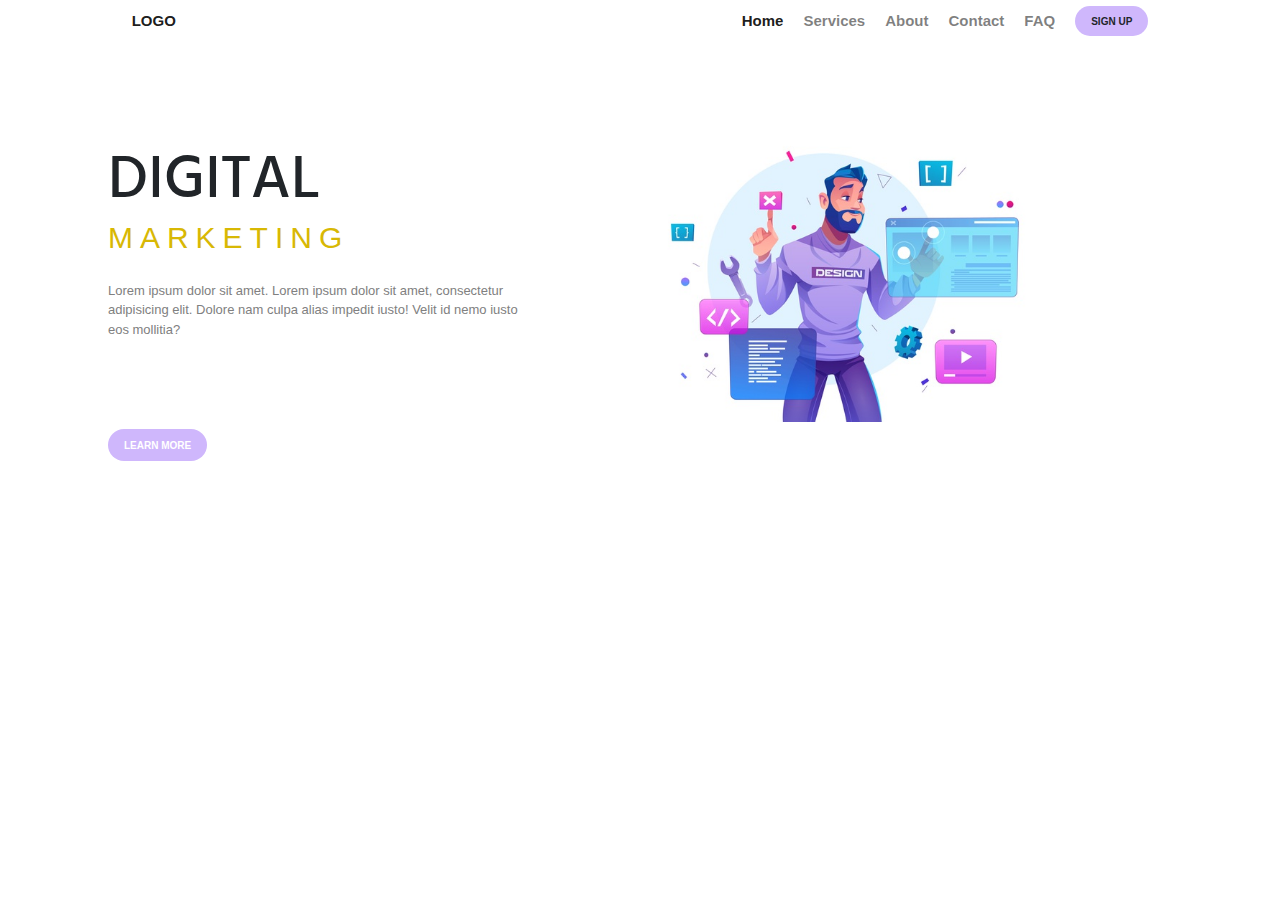
<file: 1/index.html>
<!doctype html>
<html lang="en">

<head>
  <!-- Required meta tags -->
  <meta charset="utf-8">
  <meta name="viewport" content="width=device-width, initial-scale=1, shrink-to-fit=no">
  <!-- Bootstrap CSS -->
  <!-- <link rel="stylesheet" href="https://maxcdn.bootstrapcdn.com/bootstrap/4.0.0/css/bootstrap.min.css" integrity="sha384-Gn5384xqQ1aoWXA+058RXPxPg6fy4IWvTNh0E263XmFcJlSAwiGgFAW/dAiS6JXm" crossorigin="anonymous"> -->
  <link rel="stylesheet" href="./bootstrap-4.5.3-dist/css/bootstrap.css">
  <link rel="stylesheet" href="https://stackpath.bootstrapcdn.com/font-awesome/4.7.0/css/font-awesome.min.css">
  <link rel="stylesheet" href="style.css">
  <title>Hypocracy | Coders</title>
</head>

<body>

<div class="container-fluid">
    <div class="row">
        <div class="col-md-10 col-12 mx-auto">
            <nav class="navbar navbar-expand-lg navbar-light ">
                <a class="navbar-brand" href="#">LOGO</a>
                <button class="navbar-toggler" type="button" data-toggle="collapse" data-target="#navbarSupportedContent" aria-controls="navbarSupportedContent" aria-expanded="false" aria-label="Toggle navigation">
                  <span class="navbar-toggler-icon"></span>
                </button>
              
                <div class="collapse navbar-collapse" id="navbarSupportedContent">
                  <ul class="navbar-nav ml-auto">
                    <li class="nav-item active">
                      <a class="nav-link" href="#">Home <span class="sr-only">(current)</span></a>
                    </li>
                    <li class="nav-item">
                      <a class="nav-link" href="#">Services</a>
                    </li>
                    <li class="nav-item">
                        <a class="nav-link" href="#">About</a>
                      </li>
                      <li class="nav-item">
                        <a class="nav-link" href="#">Contact</a>
                      </li>
                      <li class="nav-item">
                        <a class="nav-link" href="#">FAQ</a>
                      </li>
                  </ul>
                  <form class="form-inline ml-3 my-2 my-lg-0">
                    <button class="btn signUp my-2 my-sm-0 px-md-4" type="submit">SIGN UP</button>
                  </form>
                </div>
              </nav>
        </div>
        </div>
    </div>
</div>
<!-- hero section -->
<div class="container-fuild heroContent">
    <div class="row ">
        <div class="col-md-10 col-12 mx-auto">
            <div class="row">
                <div class="col-md-5 col-10 mx-auto">
                 <div class="hero_section">
                  <h1>DIGITAL</h1>
                  <h1>MARKETING</h1>
                  <p>Lorem ipsum dolor sit amet. Lorem ipsum dolor sit amet, consectetur adipisicing elit. Dolore nam culpa alias impedit iusto! Velit id nemo iusto eos mollitia?</p>
                  <button class="btn LEARN-BTN my-2 my-sm-0 px-4" type="submit">LEARN MORE</button>
                </div>
                </div>
                <div class="col-md-7 col-10 mx-auto">
                  <figure class="text-center imagediv">
                    <img src="./img/title.jpg" class="main_img" alt="">
                  </figure>
                </div>
            </div>
        </div>
    </div>
</div>

  <!-- Optional JavaScript -->
  <!-- jQuery first, then Popper.js, then Bootstrap JS -->
  <script src="https://code.jquery.com/jquery-3.2.1.slim.min.js"
    integrity="sha384-KJ3o2DKtIkvYIK3UENzmM7KCkRr/rE9/Qpg6aAZGJwFDMVNA/GpGFF93hXpG5KkN"
    crossorigin="anonymous"></script>
  <script src="https://cdnjs.cloudflare.com/ajax/libs/popper.js/1.12.9/umd/popper.min.js"
    integrity="sha384-ApNbgh9B+Y1QKtv3Rn7W3mgPxhU9K/ScQsAP7hUibX39j7fakFPskvXusvfa0b4Q"
    crossorigin="anonymous"></script>
  <script src="https://maxcdn.bootstrapcdn.com/bootstrap/4.0.0/js/bootstrap.min.js"
    integrity="sha384-JZR6Spejh4U02d8jOt6vLEHfe/JQGiRRSQQxSfFWpi1MquVdAyjUar5+76PVCmYl"
    crossorigin="anonymous"></script>
</body>

</html>
</file>
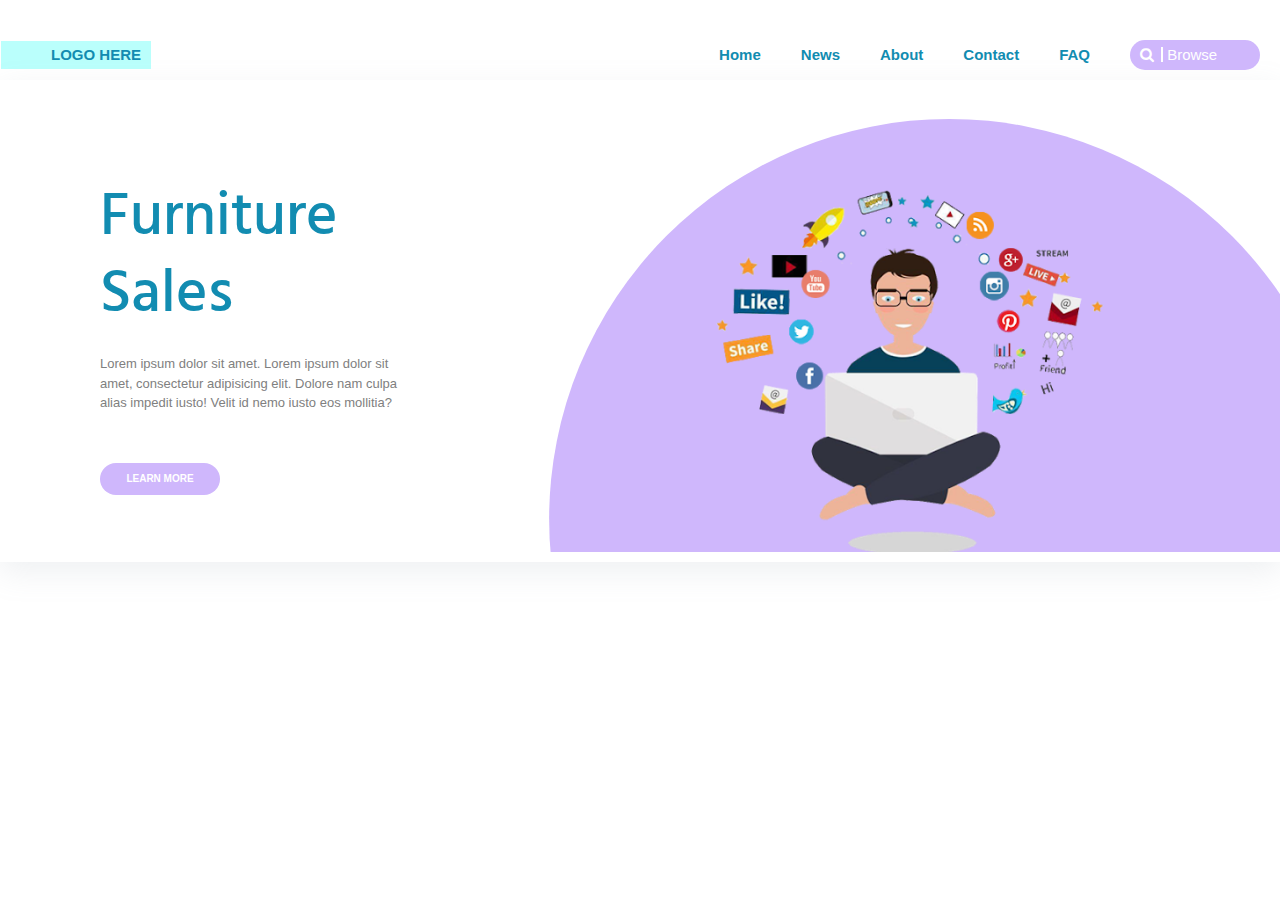
<file: 2/index.html>
<!doctype html>
<html lang="en">

<head>
  <!-- Required meta tags -->
  <meta charset="utf-8">
  <meta name="viewport" content="width=device-width, initial-scale=1, shrink-to-fit=no">
  <!-- Bootstrap CSS -->
  <!-- <link rel="stylesheet" href="https://maxcdn.bootstrapcdn.com/bootstrap/4.0.0/css/bootstrap.min.css" integrity="sha384-Gn5384xqQ1aoWXA+058RXPxPg6fy4IWvTNh0E263XmFcJlSAwiGgFAW/dAiS6JXm" crossorigin="anonymous"> -->
  <link rel="stylesheet" href="./bootstrap-4.5.3-dist/css/bootstrap.css">
  <link rel="stylesheet" href="https://stackpath.bootstrapcdn.com/font-awesome/4.7.0/css/font-awesome.min.css">
  <link rel="stylesheet" href="style.css">
  <title>Hypocracy | Coders</title>
</head>

<body>

<div class="container-fluid">
    <div class="row">
        <div class=" col-12 mx-auto">
            <nav class="navbar navbar-expand-lg navbar-light mt-5">
                <a class="navbar-brand" href="#">LOGO HERE</a>
                <button class="navbar-toggler" type="button" data-toggle="collapse" data-target="#navbarSupportedContent" aria-controls="navbarSupportedContent" aria-expanded="false" aria-label="Toggle navigation">
                  <span class="navbar-toggler-icon"></span>
                </button>
              
                <div class="collapse navbar-collapse" id="navbarSupportedContent">
                  <ul class="navbar-nav ml-auto">
                    <li class="nav-item active">
                      <a class="nav-link" href="#">Home <span class="sr-only">(current)</span></a>
                    </li>
                    <li class="nav-item">
                      <a class="nav-link" href="#">News</a>
                    </li>
                    <li class="nav-item">
                        <a class="nav-link" href="#">About</a>
                      </li>
                      <li class="nav-item">
                        <a class="nav-link" href="#">Contact</a>
                      </li>
                      <li class="nav-item">
                        <a class="nav-link" href="#">FAQ</a>
                      </li>
           

                    </ul>
                               
                     <form class="form-inline ml-3 my-2 my-lg-0 nav-link">
                     <div class="search">
                     <i class="fa fa-search" aria-hidden="true"></i>
                     <input type="text" placeholder="Browse">
                     </div>
                     </form>
                


                </div>
              </nav>
        </div>
        </div>
    </div>
</div>
<!-- hero section -->
<div class="container-fuild heroContent">
    <div class="row ">
        <div class=" col-12 mx-auto">
            <div class="row">
                <div class="col-md-4 col-10 mx-auto">
                 <div class="hero_section">
                  <h1>Furniture</h1>
                  <h1>Sales</h1>
                  <p>Lorem ipsum dolor sit amet. Lorem ipsum dolor sit amet, consectetur adipisicing elit. Dolore nam culpa alias impedit iusto! Velit id nemo iusto eos mollitia?</p>
                  <button class="btn LEARN-BTN my-2 my-sm-0 px-4" type="submit">LEARN MORE</button>
                </div>
                </div>
                <div class="col-md-8 col-12 mx-auto">
                  <figure class="text-center imagediv">
                    <img src="./img/pppp.png" class="main_img" alt="">
                  </figure>
                </div>
            </div>
        </div>
    </div>
</div>

  <!-- Optional JavaScript -->
  <!-- jQuery first, then Popper.js, then Bootstrap JS -->
  <script src="https://code.jquery.com/jquery-3.2.1.slim.min.js"
    integrity="sha384-KJ3o2DKtIkvYIK3UENzmM7KCkRr/rE9/Qpg6aAZGJwFDMVNA/GpGFF93hXpG5KkN"
    crossorigin="anonymous"></script>
  <script src="https://cdnjs.cloudflare.com/ajax/libs/popper.js/1.12.9/umd/popper.min.js"
    integrity="sha384-ApNbgh9B+Y1QKtv3Rn7W3mgPxhU9K/ScQsAP7hUibX39j7fakFPskvXusvfa0b4Q"
    crossorigin="anonymous"></script>
  <script src="https://maxcdn.bootstrapcdn.com/bootstrap/4.0.0/js/bootstrap.min.js"
    integrity="sha384-JZR6Spejh4U02d8jOt6vLEHfe/JQGiRRSQQxSfFWpi1MquVdAyjUar5+76PVCmYl"
    crossorigin="anonymous"></script>
</body>

</html>
</file>
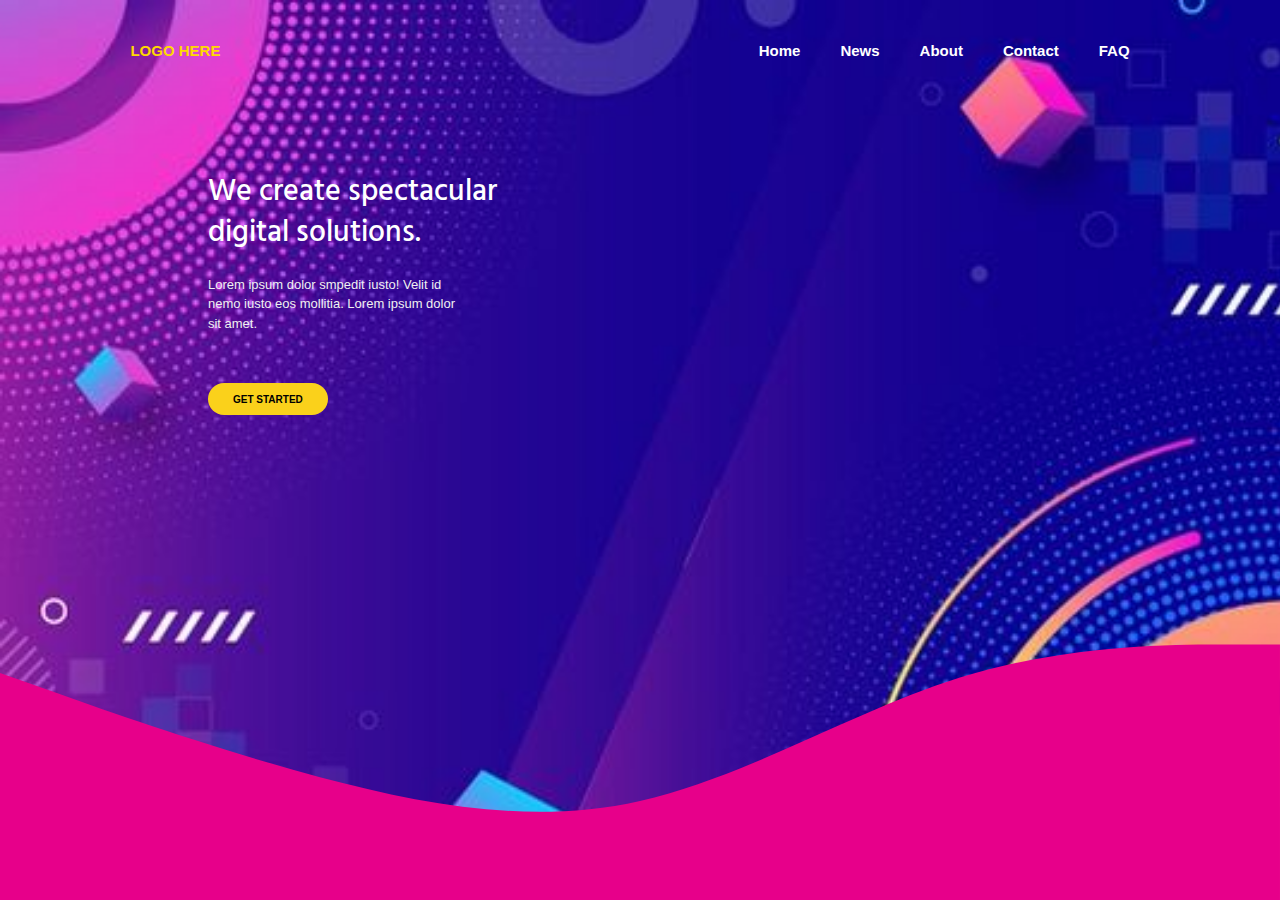
<file: 3/index.html>
<!doctype html>
<html lang="en">

<head>
  <!-- Required meta tags -->
  <meta charset="utf-8">
  <meta name="viewport" content="width=device-width, initial-scale=1, shrink-to-fit=no">
  <!-- Bootstrap CSS -->
  <!-- <link rel="stylesheet" href="https://maxcdn.bootstrapcdn.com/bootstrap/4.0.0/css/bootstrap.min.css" integrity="sha384-Gn5384xqQ1aoWXA+058RXPxPg6fy4IWvTNh0E263XmFcJlSAwiGgFAW/dAiS6JXm" crossorigin="anonymous"> -->
  <link rel="stylesheet" href="./bootstrap-4.5.3-dist/css/bootstrap.css">
  <link rel="stylesheet" href="https://stackpath.bootstrapcdn.com/font-awesome/4.7.0/css/font-awesome.min.css">
  <link rel="stylesheet" href="style.css">
  <title>Hypocracy | Coders</title>
</head>

<body>
<div class="wrapped">
<div class="container-fluid">
    <div class="row">
        <div class=" col-md-10 col-12 mx-auto">
            <nav class="navbar navbar-expand-lg navbar-dark mt-5">
                <a class="navbar-brand" href="#">LOGO HERE</a>
                <button class="navbar-toggler" type="button" data-toggle="collapse" data-target="#navbarSupportedContent" aria-controls="navbarSupportedContent" aria-expanded="false" aria-label="Toggle navigation">
                  <span class="navbar-toggler-icon"></span>
                </button>
              
                <div class="collapse navbar-collapse" id="navbarSupportedContent">
                  <ul class="navbar-nav ml-auto">
                    <li class="nav-item active">
                      <a class="nav-link" href="#">Home <span class="sr-only">(current)</span></a>
                    </li>
                    <li class="nav-item">
                      <a class="nav-link" href="#">News</a>
                    </li>
                    <li class="nav-item">
                        <a class="nav-link" href="#">About</a>
                      </li>
                      <li class="nav-item">
                        <a class="nav-link" href="#">Contact</a>
                      </li>
                      <li class="nav-item">
                        <a class="nav-link" href="#">FAQ</a>
                      </li>
           

                    </ul>
                               
               
                </div>
              </nav>
        </div>
        </div>
</div>



<!-- hero section -->
<div class="container-fuild heroContent">
    <div class="row ">
        <div class=" col-md-10 col-12 mx-auto">
            <div class="row">
                <div class="col mx-auto">
                 <div class="hero_section">
                  <h1>We create spectacular</h1>
                  <h1>digital solutions.</h1>
                  <p>Lorem ipsum dolor smpedit iusto! Velit id <br> nemo iusto eos mollitia. Lorem ipsum dolor <br> sit amet.</p>
                  <button class="btn LEARN-BTN my-2 my-sm-0 px-4" type="submit">GET STARTED</button>
                </div>
                </div>
            </div>
        </div>
    </div>
</div>
   <div class="footer">
    <svg xmlns="http://www.w3.org/2000/svg" viewBox="0 0 1440 320"><path fill="#e7008a" fill-opacity="1" d="M0,64L60,85.3C120,107,240,149,360,181.3C480,213,600,235,720,208C840,181,960,107,1080,69.3C1200,32,1320,32,1380,32L1440,32L1440,320L1380,320C1320,320,1200,320,1080,320C960,320,840,320,720,320C600,320,480,320,360,320C240,320,120,320,60,320L0,320Z"></path></svg> 
  </div>
</div>
  <!-- Optional JavaScript -->
  <!-- jQuery first, then Popper.js, then Bootstrap JS -->
  <script src="https://code.jquery.com/jquery-3.2.1.slim.min.js"
    integrity="sha384-KJ3o2DKtIkvYIK3UENzmM7KCkRr/rE9/Qpg6aAZGJwFDMVNA/GpGFF93hXpG5KkN"
    crossorigin="anonymous"></script>
  <script src="https://cdnjs.cloudflare.com/ajax/libs/popper.js/1.12.9/umd/popper.min.js"
    integrity="sha384-ApNbgh9B+Y1QKtv3Rn7W3mgPxhU9K/ScQsAP7hUibX39j7fakFPskvXusvfa0b4Q"
    crossorigin="anonymous"></script>
  <script src="https://maxcdn.bootstrapcdn.com/bootstrap/4.0.0/js/bootstrap.min.js"
    integrity="sha384-JZR6Spejh4U02d8jOt6vLEHfe/JQGiRRSQQxSfFWpi1MquVdAyjUar5+76PVCmYl"
    crossorigin="anonymous"></script>
</body>

</html>
</file>
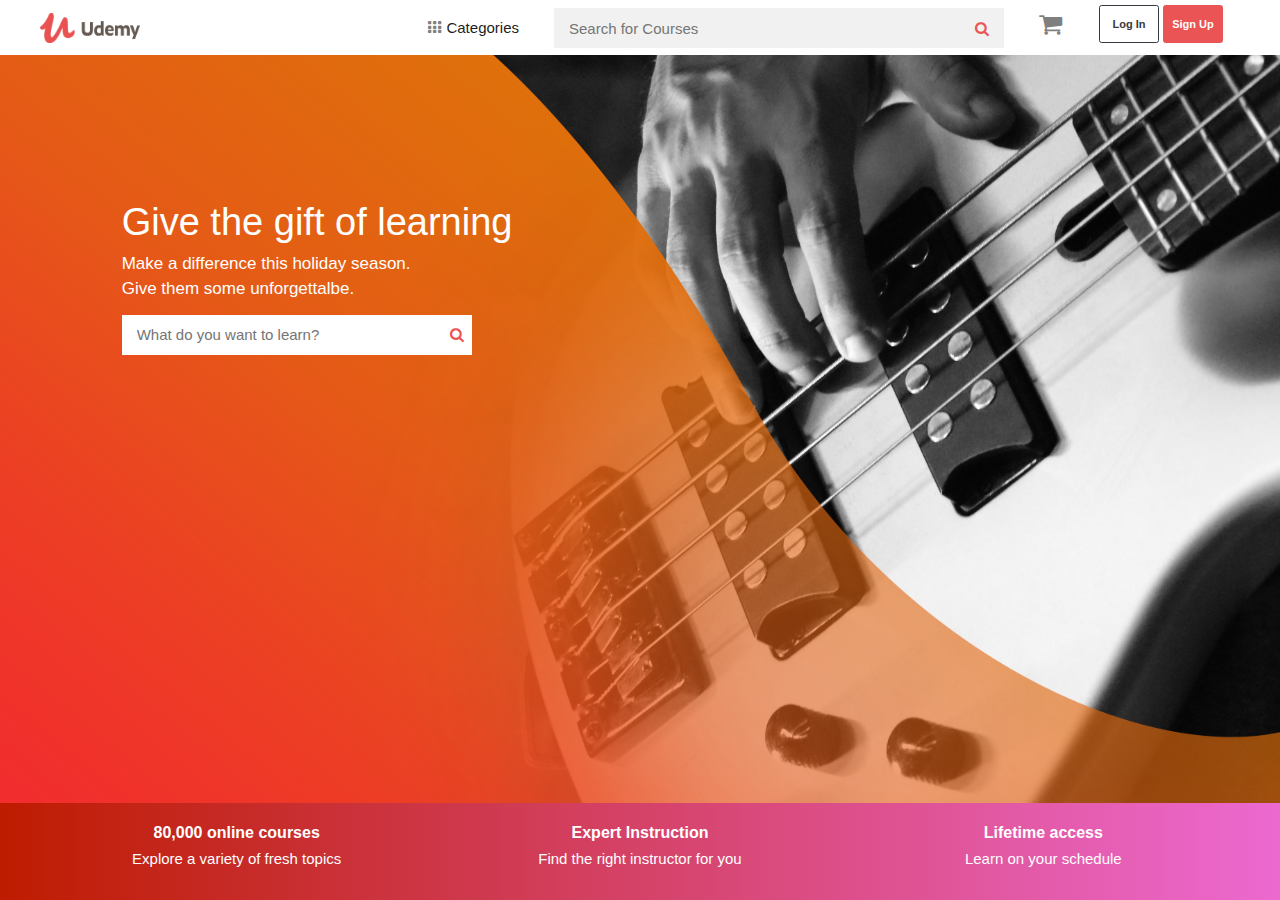
<file: 4/index.html>
<!doctype html>
<html lang="en">

<head>
  <!-- Required meta tags -->
  <meta charset="utf-8">
  <meta name="viewport" content="width=device-width, initial-scale=1, shrink-to-fit=no">
  <!-- Bootstrap CSS -->
  <!-- <link rel="stylesheet" href="https://maxcdn.bootstrapcdn.com/bootstrap/4.0.0/css/bootstrap.min.css" integrity="sha384-Gn5384xqQ1aoWXA+058RXPxPg6fy4IWvTNh0E263XmFcJlSAwiGgFAW/dAiS6JXm" crossorigin="anonymous"> -->
  <link rel="stylesheet" href="./bootstrap-4.5.3-dist/css/bootstrap.css">
  <link rel="stylesheet" href="https://stackpath.bootstrapcdn.com/font-awesome/4.7.0/css/font-awesome.min.css">
  <link rel="stylesheet" href="style.css">
  <title>Hypocracy | Coders</title>
</head>

<body>
<div class="wrapped">
  <div class="wrapped2">
<div class="container-fluid nav_col fixed-top ">
    <div class="row">
        <div class=" col-12 mx-auto  ">
          <nav class="navbar navbar-expand-lg navbar-light">
            <a class="navbar-brand" href="#"><img src="./img/logo.png" alt=""></a>
            <button class="navbar-toggler" type="button" data-toggle="collapse" data-target="#navbarSupportedContent" aria-controls="navbarSupportedContent" aria-expanded="false" aria-label="Toggle navigation">
              <span class="navbar-toggler-icon"></span>
            </button>
          
            <div class="collapse navbar-collapse" id="navbarSupportedContent">
              <ul class="navbar-nav ml-auto">
                <li class="nav-item active">
                  <a class="nav-link" href="#">
                    <i class="fa fa-ellipsis-v" aria-hidden="true"></i><i class="fa fa-ellipsis-v" aria-hidden="true"></i><i class="fa fa-ellipsis-v" aria-hidden="true"></i>
                    Categories <span class="sr-only">(current)</span></a>
                </li>
                <li class="nav-item">
                  <div class="search">
                  <input type="text" placeholder="Search for Courses">
                  <i class="fa fa-search" aria-hidden="true"></i>
                </div>
                </li>
                <li class="nav-item">
                  <a class="nav-link" href="#"><i class="fa fa-shopping-cart" aria-hidden="true"></i></a>
                </li>
                <li class="nav-item">
                  <form class="form-inline my-2 my-lg-0">
                    <button class="btn btn-outline-dark my-2 my-sm-0" type="submit">Log In</button>
                    <button class="btn SignUp my-2 my-sm-0" type="submit">Sign Up</button>
                  </form>
                </li>
              </ul>
             
            </div>
          </nav>
        </div>
        </div>
      </div>

<!-- hero section -->
<div class="container-fuild">
    <div class="row ">
        <div class=" col-10 mx-auto">
            <div class="row">
                <div class="col-12 hero_content">
                   <h1>Give the gift of learning</h1>
                   <p>Make a difference this holiday season. <br> Give them some unforgettalbe.</p>
                   <div class="search_2">
                    <input type="text" placeholder="What do you want to learn?">
                    <i class="fa fa-search" aria-hidden="true"></i>
                  </div>  
                  </div>
            </div>
        </div>
    </div>
</div>
<!-- footer section -->
<div class="container-fuild footer">
  <div class="row ">
      <div class=" col-12 mx-auto">
          <div class="row">
             <div class="col-md-4 footer_content text-center">
               <h5>80,000 online courses</h5>
               <p>Explore a variety of fresh topics</p>
             </div>
             <div class="col-md-4 footer_content text-center">
               <h5>Expert Instruction</h5>
               <p>Find the right instructor for you</p>
             </div>
             <div class="col-md-4 footer_content text-center">
               <h5>Lifetime access</h5>
               <p>Learn on your schedule</p>
             </div>
          </div>
      </div>
  </div>
</div>
</div>
</div>
  <!-- Optional JavaScript -->
  <!-- jQuery first, then Popper.js, then Bootstrap JS -->
  <script src="https://code.jquery.com/jquery-3.2.1.slim.min.js"
    integrity="sha384-KJ3o2DKtIkvYIK3UENzmM7KCkRr/rE9/Qpg6aAZGJwFDMVNA/GpGFF93hXpG5KkN"
    crossorigin="anonymous"></script>
  <script src="https://cdnjs.cloudflare.com/ajax/libs/popper.js/1.12.9/umd/popper.min.js"
    integrity="sha384-ApNbgh9B+Y1QKtv3Rn7W3mgPxhU9K/ScQsAP7hUibX39j7fakFPskvXusvfa0b4Q"
    crossorigin="anonymous"></script>
  <script src="https://maxcdn.bootstrapcdn.com/bootstrap/4.0.0/js/bootstrap.min.js"
    integrity="sha384-JZR6Spejh4U02d8jOt6vLEHfe/JQGiRRSQQxSfFWpi1MquVdAyjUar5+76PVCmYl"
    crossorigin="anonymous"></script>
</body>

</html>
</file>
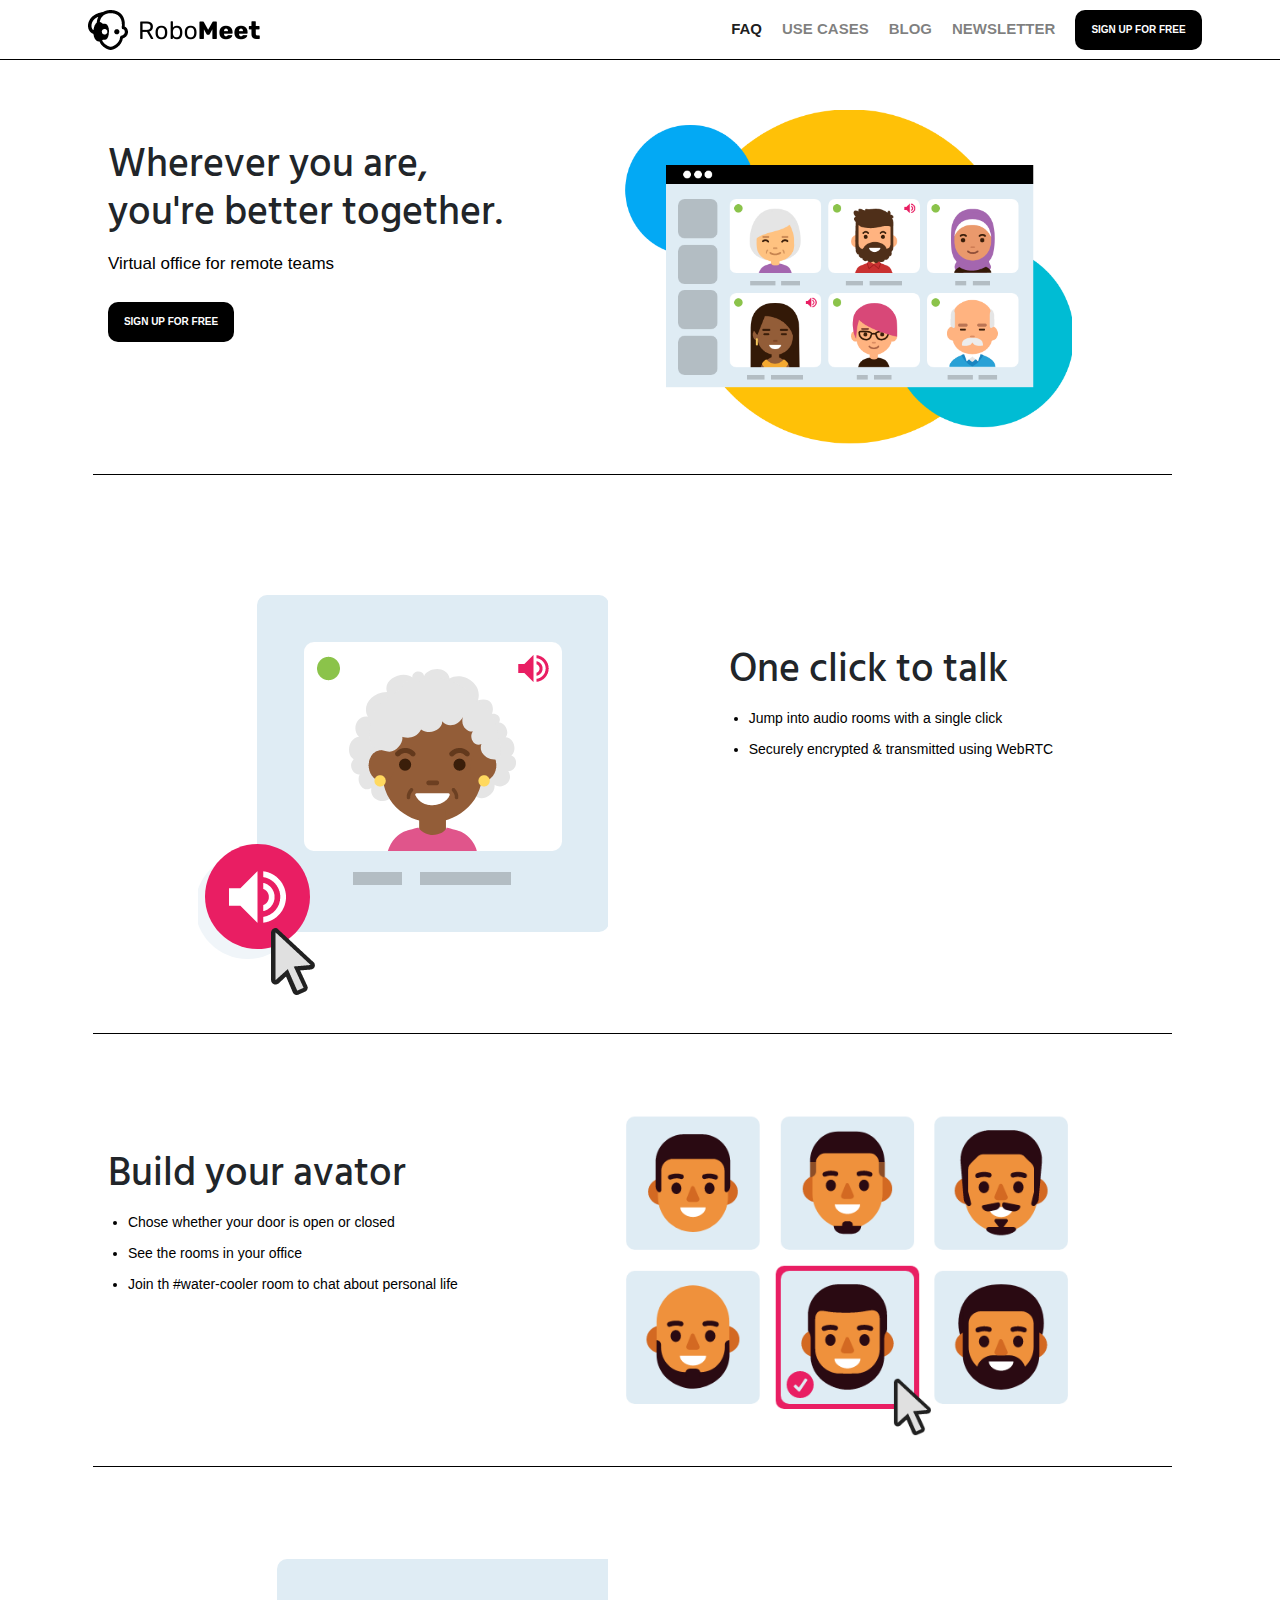
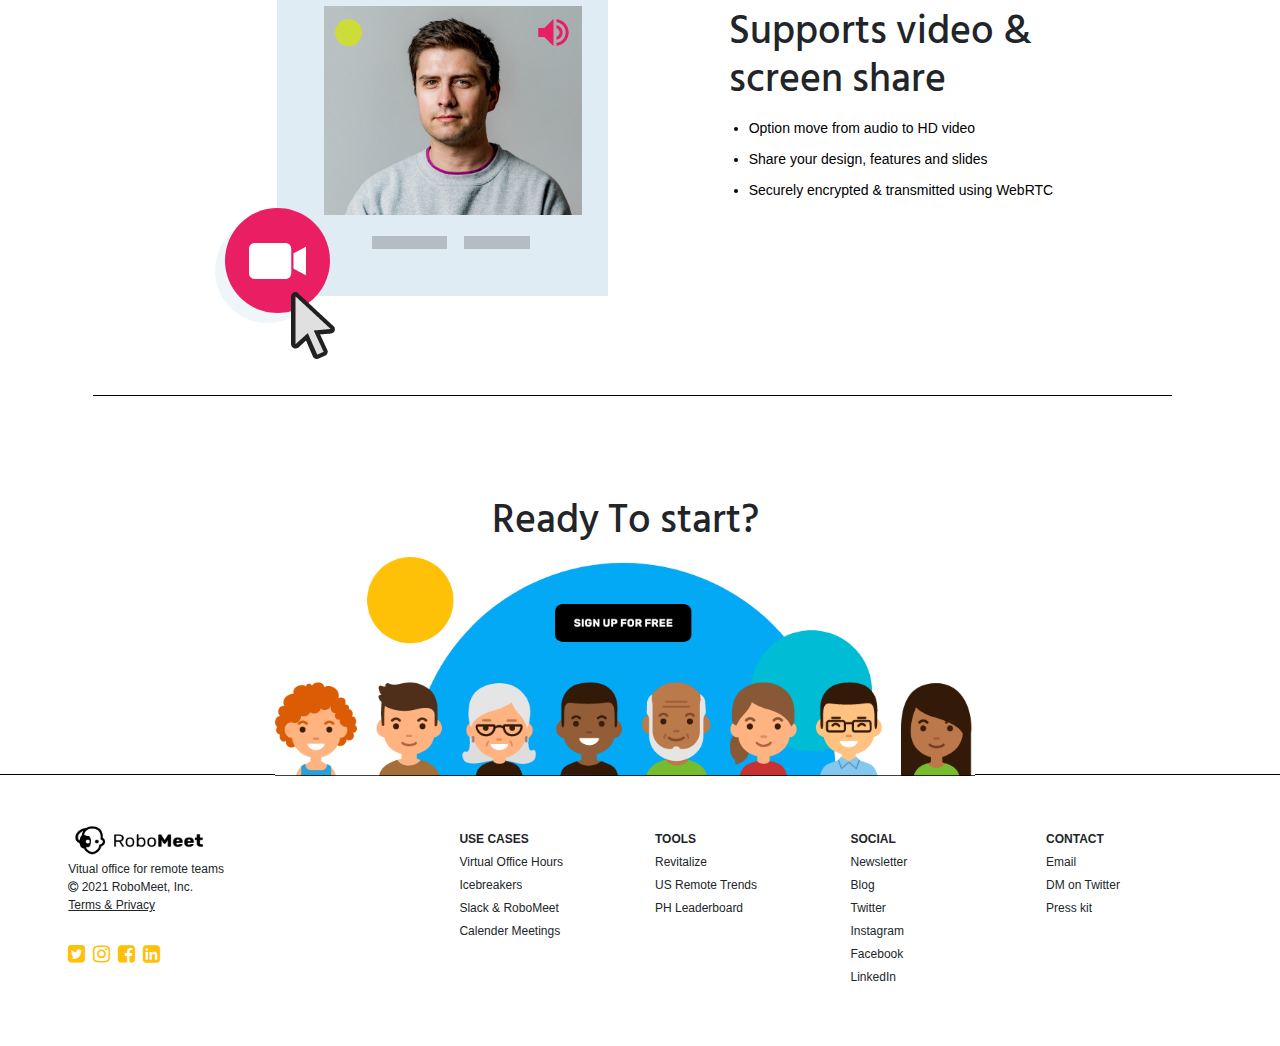
<file: 5/index.html>
<!doctype html>
<html lang="en">

<head>
  <!-- Required meta tags -->
  <meta charset="utf-8">
  <meta name="viewport" content="width=device-width, initial-scale=1, shrink-to-fit=no">
  <!-- Bootstrap CSS -->
  <!-- <link rel="stylesheet" href="https://maxcdn.bootstrapcdn.com/bootstrap/4.0.0/css/bootstrap.min.css" integrity="sha384-Gn5384xqQ1aoWXA+058RXPxPg6fy4IWvTNh0E263XmFcJlSAwiGgFAW/dAiS6JXm" crossorigin="anonymous"> -->
  <link rel="stylesheet" href="./bootstrap-4.5.3-dist/css/bootstrap.css">
  <link rel="stylesheet" href="https://stackpath.bootstrapcdn.com/font-awesome/4.7.0/css/font-awesome.min.css">
  <link rel="stylesheet" href="style.css">
  <title>Hypocracy | Coders</title>
</head>

<body>

  <div class="container-fluid navStyle fixed-top">
    <div class="row botton_border">
      <div class="col-md-11 col-12 mx-auto">
        <nav class="navbar navbar-expand-lg navbar-light ">
          <a class="navbar-brand" href="#"><img src="./img/logo.png" alt=""></a>
          <button class="navbar-toggler" type="button" data-toggle="collapse" data-target="#navbarSupportedContent"
            aria-controls="navbarSupportedContent" aria-expanded="false" aria-label="Toggle navigation">
            <span class="navbar-toggler-icon"></span>
          </button>

          <div class="collapse navbar-collapse" id="navbarSupportedContent">
            <ul class="navbar-nav ml-auto">
              <li class="nav-item active">
                <a class="nav-link" href="#">FAQ <span class="sr-only">(current)</span></a>
              </li>
              <li class="nav-item">
                <a class="nav-link" href="#">USE CASES</a>
              </li>
              <li class="nav-item">
                <a class="nav-link" href="#">BLOG</a>
              </li>
              <li class="nav-item">
                <a class="nav-link" href="#">NEWSLETTER</a>
              </li>
            </ul>
            <form class="form-inline ml-3 my-2 my-lg-0">
              <button class="btn signUp my-2 my-sm-0 px-md-4" type="submit">SIGN UP FOR FREE</button>
            </form>
          </div>
        </nav>
      </div>
    </div>
  </div>
  </div>
  <!-- hero section -->
  <div class="container-fuild heroContent">
    <div class="row py-5">
      <div class="col-md-10 col-12 mx-auto botton_border pb-5">
        <div class="row">
          <div class="col-md-5 col-10 mx-auto">
            <div class="hero_section pt-3">
              <h1>Wherever you are, you're better together.
              </h1>
              <p>Virtual office for remote teams</p>
              <button class="btn signUp my-4 px-md-4 " type="submit">SIGN UP FOR FREE</button>

            </div>
          </div>
          <div class="col-md-7 col-10 mx-auto">
            <figure class="text-center">
              <img src="./img/hero.png" class="main_img" alt="">
            </figure>
          </div>
        </div>
      </div>
    </div>
  </div>
  <!-- 1st section -->
  <div class="container-fuild heroContent">
    <div class="row ">
      <div class="col-md-10 col-12 mx-auto botton_border pb-5">
        <div class="row">
          <div class="col-md-5 col-10 mx-auto order-2 mt-md-5">
            <div class="section pt-3">
              <h1>One click to talk</h1>
              <ul>
                <li>Jump into audio rooms with a single click</li>
                <li>Securely encrypted & transmitted using WebRTC</li>
              </ul>

            </div>
          </div>
          <div class="col-md-7 col-10 mx-auto order-1">
            <figure class="text-center">
              <img src="./img/1.png" class="main_img" alt="">
            </figure>
          </div>
        </div>
      </div>
    </div>
  </div>
  <!-- 2nd section -->
  <div class="container-fuild heroContent">
    <div class="row ">
      <div class="col-md-10 col-12 mx-auto botton_border pb-5">
        <div class="row">
          <div class="col-md-5 col-10 mx-auto order-1 mt-md-2">
            <div class="section pt-3">
              <h1>Build your avator</h1>
              <ul>
                <li>Chose whether your door is open or closed</li>
                <li>See the rooms in your office</li>
                <li>Join th #water-cooler room to chat about personal life</li>
              </ul>

            </div>
          </div>
          <div class="col-md-7 col-10 mx-auto order-2">
            <figure class="text-center">
              <img src="./img/1b.png" class="main_img" alt="">
            </figure>
          </div>
        </div>
      </div>
    </div>
  </div>

  <!-- 3rd section -->
  <div class="container-fuild heroContent">
    <div class="row ">
      <div class="col-md-10 col-12 mx-auto botton_border pb-5">
        <div class="row">
          <div class="col-md-5 col-10 mx-auto order-2 mt-md-5">
            <div class="section pt-3">
              <h1>Supports video & screen share</h1>
              <ul>
                <li>Option move from audio to HD video</li>
                <li>Share your design, features and slides</li>
                <li>Securely encrypted & transmitted using WebRTC</li>
              </ul>

            </div>
          </div>
          <div class="col-md-7 col-10 mx-auto order-1 text-center">
            <figure class="text-center">
              <img src="./img/2.png" class="main_img" alt="">
            </figure>
          </div>
        </div>
      </div>
    </div>
  </div>
  
  <!-- last section -->
  <div class="container-fuild heroContent">
    <div class="row ">
      <div class=" col-12 mx-auto botton_border">
        <div class="row">
          <div class="col-10 mx-auto order-2 text-center">
            <div class="section">
              <h1>Ready To start?</h1>
              <figure class="text-center last_Img">
                <img src="./img/last.png" alt="">
              </figure>
            </div>
          </div>
        </div>
      </div>
    </div>
  </div>
  <!-- Footer -->
  <footer class="container-fluid">
     <div class="row">
        <div class="col-11 mx-auto">
          <div class="row">
            <div class="col-md-4 col-12 copyright">
              <figure>
                <img src="./img/logo.png" alt="">
              </figure>
              <p>Vitual office for remote teams <br>
                <i class="fa fa-copyright" aria-hidden="true"></i> 2021 RoboMeet, Inc.
                <br> <u>Terms & Privacy</u>
              </p>
              <div class="social_icon mt-md-5">
                <i class="SOCIAL fa fa-twitter-square" aria-hidden="true"></i>
                <i class="SOCIAL fa fa-instagram" aria-hidden="true"></i>
               <i class="SOCIAL fa fa-facebook-square" aria-hidden="true"></i>
               <i class="SOCIAL fa fa-linkedin-square" aria-hidden="true"></i>
              </div>
            </div>
            <div class="col-md-2 col-6 footer_list">
              <ul>
                <li><b>USE CASES</b></li>
                <li>Virtual Office Hours</li>
                <li>Icebreakers</li>
                <li>Slack & RoboMeet</li>
                <li>Calender Meetings</li>

              </ul>
            </div>
            <div class="col-md-2 col-6 footer_list">
              <ul>
                <li><b>TOOLS</b></li>
                <li>Revitalize</li>
                <li>US Remote Trends</li>
                <li>PH Leaderboard</li>
              </ul>
            </div>
            <div class="col-md-2 col-6 footer_list">
              <ul>
                <li><b>SOCIAL</b></li>
                <li>Newsletter</li>
                <li>Blog</li>
                <li>Twitter</li>
                <li>Instagram</li>
                <li>Facebook</li>
                <li>LinkedIn</li>
              </ul>
            </div>
            <div class="col-md-2 col-6 footer_list">
              <ul>
                <li><b>CONTACT</b></li>
                <li>Email</li>
                <li>DM on Twitter</li>
                <li>Press kit</li>
              </ul>
            </div>
           
          </div>
        </div>
     </div>
  </footer>
  <!-- Optional JavaScript -->
  <!-- jQuery first, then Popper.js, then Bootstrap JS -->
  <script src="https://code.jquery.com/jquery-3.2.1.slim.min.js"
    integrity="sha384-KJ3o2DKtIkvYIK3UENzmM7KCkRr/rE9/Qpg6aAZGJwFDMVNA/GpGFF93hXpG5KkN"
    crossorigin="anonymous"></script>
  <script src="https://cdnjs.cloudflare.com/ajax/libs/popper.js/1.12.9/umd/popper.min.js"
    integrity="sha384-ApNbgh9B+Y1QKtv3Rn7W3mgPxhU9K/ScQsAP7hUibX39j7fakFPskvXusvfa0b4Q"
    crossorigin="anonymous"></script>
  <script src="https://maxcdn.bootstrapcdn.com/bootstrap/4.0.0/js/bootstrap.min.js"
    integrity="sha384-JZR6Spejh4U02d8jOt6vLEHfe/JQGiRRSQQxSfFWpi1MquVdAyjUar5+76PVCmYl"
    crossorigin="anonymous"></script>
</body>

</html>
</file>
<file: 1/style.css>
@import url('https://fonts.googleapis.com/css2?family=Hind+Siliguri:wght@700&display=swap');
*{
  padding: 0;
  margin: 0;
  box-sizing: border-box;
}
html{
  font-size: 62.5%;
}
.heroContent .row {
  margin-right: 0px !important;

}
.navbar-brand{
  font-size: 1.5rem;
  font-weight: bolder;
  font-family: Arial, Helvetica, sans-serif;
}
.navbar{
  font-size: 1.5rem;
}
.signUp{
  background: rgb(207, 183, 252);
  border-radius: 2rem;
  font-weight: bold;
  height: 3rem;
}
.navbar-nav li{
 /* padding: 0 10px !important; */
 margin: 0 5px !important;
 /* margin-left: 5px !important;
 margin-right: 5px !important; */
 font-weight: bold;
}
.hero_section{
 margin-top:10rem ;
}
.hero_section h1:nth-child(1){
  font-size: 6rem;
  font-family: 'Hind Siliguri', sans-serif;

}
.hero_section h1:nth-child(2){
  font-size: 3rem;
  font-family:sans-serif;
  letter-spacing: 0.7rem;
  color: rgb(216, 184, 4);
}
.hero_section p{
  font-size: 1.3rem;
 color: gray;
 padding-top: 2rem;
}
.LEARN-BTN{
  margin-top: 8rem !important;
  background: rgb(207, 183, 252);
  border-radius: 2rem;
  font-weight: bold;
  height: 3.2rem;
  color: #fff;
}

.main_img{
  margin-top: 8rem !important;
  max-width: 45rem;
}

@media screen and (max-width:998px) {
.navbar-collapse{
  text-align: center;
}

.signUp{
 margin: 0 auto;
}
}
@media screen and (max-width:768px) {
  html{
    font-size: 62.5%;
  }
  .main_img{
    margin-top: 5rem !important;
    max-width: 40rem;
    
  }
  


}
@media screen and (max-width:576px) {
  html{
    font-size: 52.5%;
  }
   
}
</file>
<file: 2/style.css>
@import url('https://fonts.googleapis.com/css2?family=Hind+Siliguri:wght@700&display=swap');
*{
  padding: 0;
  margin: 0;
  box-sizing: border-box;
}
html{
  font-size: 62.5%;
}
.heroContent{
  box-shadow: 0 10px 30px 0 rgba(138, 155, 165, 0.15);
}
.heroContent .row {
  margin-right: 0px !important;

}
.navbar-brand{
  font-size: 1.5rem;
  font-weight: bolder;
  font-family: Arial, Helvetica, sans-serif;
  background: rgba(66, 255, 246, 0.363);
  color: rgb(18, 140, 177) !important;
  width: 15rem;
  text-align: right;
  padding-right: 1rem;
  /* display: block; */
  margin-left: -24px;

}
.navbar{
  font-size: 1.5rem;

}
.signUp{
  background: rgb(207, 183, 252);
  border-radius: 2rem;
  font-weight: bold;
  height: 3rem;
}
.navbar-nav li{
 /* padding: 0 10px !important; */
 margin: 0 15px !important;
 /* margin-left: 5px !important;
 margin-right: 5px !important; */
 font-weight: bold;
}
.navbar-nav li a{
  color: rgb(18, 140, 177) !important;
}
.hero_section{
 margin-top:10rem ;
 padding-left: 10rem;

}
.hero_section h1{
  font-size: 6rem;
  font-family: 'Hind Siliguri', sans-serif;
  color: rgb(18, 140, 177);
}
.hero_section p{
  font-size: 1.3rem;
 color: gray;
 padding-top: 2rem;
}
.LEARN-BTN{
  margin-top: 4rem !important;
  background: rgb(207, 183, 252);
  border-radius: 2rem;
  font-weight: bold;
  height: 3.2rem;
  width: 12rem;
  color: #fff;
  
}
.col-12{
  padding-right: 0px !important;
}
.main_img{
  margin-top: 8rem !important;
  max-width: 45rem;
  text-align: center;
  margin-left: 100px;
}
figure{
  clip-path: circle(400px at 61% 93%);
  background: rgb(207, 183, 252);
  
}
.search{
  background: rgb(207, 183, 252);
  height: 30px;
  line-height: 30px;
  width: 130px;
  border-radius: 30px;
 
}
.search i{
  border-right: 2px solid #fff;
  padding-right:7px;
  color: #fff;
  padding-left: 10px;
}
.search input{
  width: 60%;
  height: 25px;
  border: none;
  outline: none;
  background: rgb(207, 183, 252);
  color: #fff;
}
::placeholder{
  color: #fff;
}
@media screen and (max-width:998px) {
.navbar-collapse{
  text-align: center;
}
figure{
  clip-path:none;
  background: none;

}
.main_img{
  margin-left: 0px;
}
.signUp{
 margin: 0 auto;
}
}
@media screen and (max-width:768px) {
  html{
    font-size: 62.5%;
  }
  .main_img{
    margin-top: 5rem !important;
    max-width: 40rem;
    
  }
  .search{
    margin: 0 auto;
  }


}
@media screen and (max-width:576px) {
  html{
    font-size: 52.5%;
  }
  .hero_section{
 
    padding-left: 0rem;
   
   }
}
</file>
<file: 3/style.css>
@import url('https://fonts.googleapis.com/css2?family=Hind+Siliguri:wght@700&display=swap');
*{
  padding: 0;
  margin: 0;
  box-sizing: border-box;
}
body{
  overflow: hidden;
}
html{
  font-size: 62.5%;
}
.wrapped{
  background: url('./img/bg.jpg');
  background-size: cover;
  background-attachment: fixed;
  height: 100vh;
  width: 100vw;
}
.heroContent{

}
/*  */
.navbar-light .navbar-toggler {
  color: yellow !important;
  border-color: yellow !important;
}
.row{
  margin-right: 0px;
}
.navbar-brand{
  font-size: 1.5rem;
  color: rgb(255, 217, 0) !important;
  font-weight: 700 !important;
  font-family: 'Segoe UI', Tahoma, Geneva, Verdana, sans-serif !important;
}

.navbar{
  font-size: 1.5rem;
  font-weight: 700;
  font-family: 'Segoe UI', Tahoma, Geneva, Verdana, sans-serif !important;

}

.navbar-nav li{

 margin: 0 15px !important;
 font-weight: bold;
}
.navbar-nav li a{
  color:#fff !important;
}
.hero_section{
 margin-top:10rem ;
 padding-left: 10rem;

}
.hero_section h1{
  font-size: 3rem;
  font-family: 'Hind Siliguri', sans-serif;
  color: rgb(255, 255, 255);
}
.hero_section p{
  font-size: 1.3rem;
 color: rgb(240, 240, 240);
 padding-top: 2rem;
}
.LEARN-BTN{
  margin-top: 4rem !important;
  background: rgb(250, 209, 27);
  border-radius: 2rem;
  font-weight: bold;
  height: 3.2rem;
  width: 12rem;
  color: #000;
  
}
.col-12{
  padding-right: 0px !important;
}
.main_img{
  margin-top: 8rem !important;
  max-width: 45rem;
  text-align: center;
  margin-left: 100px;
}
figure{
  clip-path: circle(400px at 61% 93%);
  background: rgb(207, 183, 252);
  
}
.foot{
  background: rgb(158, 255, 255);
  display: flex;
  flex-direction: column;
  justify-content: center;
  align-items: center;
  /* height: 20vh; */
}
.footer svg{
 position: absolute;
 bottom: 0%;
}
@media screen and (max-width:998px) {
.navbar-collapse{
  text-align: center;
}
figure{
  clip-path:none;
  background: none;

}
.main_img{
  margin-left: 0px;
}
.signUp{
 margin: 0 auto;
}
}
@media screen and (max-width:768px) {
  html{
    font-size: 62.5%;
  }
  .main_img{
    margin-top: 5rem !important;
    max-width: 40rem;
    
  }
  .search{
    margin: 0 auto;
  }


}
@media screen and (max-width:576px) {
  html{
    font-size: 52.5%;
  }
  .hero_section{
 
    padding-left: 0rem;
   
   }
}
</file>
<file: 4/style.css>
*{
  padding: 0;
  margin: 0;
  box-sizing: border-box;
}
html{
  font-size: 62.5%;
}
.row{
  margin-right: 0px;
  margin-left: 0px;
}
/*  */
.nav_col{
  background: #ffffff;
}
.navbar-brand{
  font-size: 1.5rem;
  font-weight: 700;
}
.navbar-brand img{
  height: 30px;
  width: 100px;
}
.navbar-nav li{
  padding: 0 1.5rem;
}
.navbar-nav li a{
  font-size: 1.5rem;
  line-height: 3.5rem;
}
.fa-ellipsis-v{
  padding:0px 1px;
  color: gray;
}
.fa-shopping-cart{
  font-size: 2.5rem;

}
.SignUp{
  border: 1px solid #EA5454;
  background: #EA5454;
  color: #fff;
  transition: 0.5s;
}
.SignUp:hover{
  background: #fff;
  color: #EA5454;
  border: 1px solid #EA5454;
}
.btn{
  height: 3.8rem;
  width: 6rem;
  margin: 0 0.2rem;
  font-size: 1.1rem;
  font-weight: 700;
}
.search{
  width: 45rem;
  height:4rem;
  background: #f1f1f1;
  margin-top: 0.3rem;

}
.search i{
  font-size: 1.5rem;
  color: #EA5454;
}
.search input{
  width: 93%;
  height: 100%;
  border:none;
  outline: none;
  background: #f1f1f1;
  padding-left: 1.5rem;
  font-size: 1.5rem;
}
::placeholder{
 
  font-size: 1.5rem;
}
.search_2{
  width: 35rem;
  height:4rem;
  background: #ffffff;
  margin-top: 0.3rem;

}
.search_2 i{
  font-size: 1.5rem;
  color: #EA5454;
}
.search_2 input{
  width: 93%;
  height: 100%;
  border:none;
  outline: none;
  background: #ffffff;
  padding-left: 1.5rem;
  font-size: 1.7rem;
}
/* Hero Section */

.wrapped{
  background: url(./img/bg-fixed.jpg) no-repeat;
  background-size: cover;
  height: 100vh;
  width: 100vw;
}
.wrapped2{
  background: url(./img/02.png) no-repeat;
  background-size: 100% 100%;
  height: 100vh;
  width: 100vw;
  position: relative;
}
.hero_content{

  display: flex;
  flex-direction: column;
  align-items: flex-start;
  padding: 0px;
  margin-top: 20rem;
  margin-right: 10px;
}
.hero_content h1{
  font-size: 3.8rem;
  color: #fff;
}
.hero_content p{
  font-size: 1.7rem;
  color: #fff;
}
/* footer */
.footer{
  background-image: linear-gradient(to right, #be1c00 0%, #ec69d0 100%);
  padding: 20px;
  position: absolute;
  bottom: 0;
  width: 100%;
}
.footer h5{
  color: #fff;
  font-size: 1.6rem;
  font-weight: 700;
}
.footer p{
  color: #fff;
  font-size: 1.5rem;
}





@media screen and (max-width:998px) {
  .search{
    /* width: 45rem; */
  width: 100%;
  }
  .hero_content h1{
    font-size: 3rem;
  }
}
@media screen and (max-width:768px) {
  html{
    font-size: 62.5%;
  }
  .hero_content{
    align-items: center;
    background-image: linear-gradient(to right, #ff8177 0%, #ff867a 0%, #ff8c7f 21%, #f99185 52%, #cf556c 78%, #b12a5b 100%);
    border-radius: 10px;
    padding: 10px;
  }
  .footer_content{
    margin-bottom: 20px;
  }
  
}
@media screen and (max-width:576px) {
  html{
    font-size: 52.5%;
  }
  .search_2{
    width: 30rem;
    height:4rem;
    background: #ffffff;
    margin-top: 0.3rem;
  
  }
}
</file>
<file: 5/style.css>
@import url('https://fonts.googleapis.com/css2?family=Hind+Siliguri:wght@700&display=swap');
*{
  padding: 0;
  margin: 0;
  box-sizing: border-box;
}
html{
  font-size: 62.5%;
}
figure{margin: 0;}
.heroContent .row {
  margin-right: 0px !important;

}
.navStyle{
  background: #fff;
}
.navbar-brand{
  font-size: 1.5rem;
  font-weight: bolder;
  font-family: Arial, Helvetica, sans-serif;
}
.navbar{
  font-size: 1.5rem;
}
.signUp{
  background: rgb(0, 0, 0);
  color: #fff;
  border-radius: 1rem;
  font-weight: bold;
  height: 4rem;
  transition: 0.3s;
}
.signUp:hover{
  background: #fff;
  border: 1px solid black;
  color: #000;
}
.navbar-nav li{
 /* padding: 0 10px !important; */
 margin: 0 5px !important;
 /* margin-left: 5px !important;
 margin-right: 5px !important; */
 font-weight: bold;
}
/* bottom border */
.botton_border{
 border-bottom: 1.5px solid #000;
}
.hero_section{
 margin-top:10rem ;
}
.hero_section h1{
  font-size: 4rem;
  font-family: 'Hind Siliguri', sans-serif;

}

.hero_section p{
  font-size: 1.7rem;
 color: rgb(0, 0, 0);
 padding-top: 1rem;
 font-weight: 500;
}

.main_img{
  margin-top: 8rem !important;
  max-width: 45rem;
}
/* ssectios */
.section{
  margin-top:10rem ;
 }
 .section h1{
   font-size: 4rem;
   font-family: 'Hind Siliguri', sans-serif;
 
 }
 .section ul{
   padding-left: 20px;
 }
 .section ul li{
   font-size: 1.4rem;
  color: rgb(0, 0, 0);
  padding-top: 1rem;
  font-weight: 500;
 }
 /* section image */
.section_Img img{
  max-width: 350px;
  max-height: 350px;
}
.last_Img img{
  max-width: 700px;
  max-height: 650px;
  margin-bottom: -10px;
}
/* Footer */
footer{
  padding: 50px 0;
}
.footer_list ul li{
  list-style: none;
  font-size: 1.2rem;
  padding-top: 5px;
  cursor: pointer;
}
.footer_list ul li:nth-child(1){
  font-weight: 800;
}
.copyright img{
  height: 3rem;
  width: 15rem;
}
.copyright p{
  font-size: 1.2rem;
  padding-top: 5px;
}
.SOCIAL{
  font-size: 2rem;
  padding-right: 5px;
  color: #FFC107;
  cursor: pointer;

}
/* .copyright i: */






/* Responsiveness */
@media screen and (max-width:998px) {
.navbar-collapse{
  text-align: center;
}

.signUp{
 margin: 0 auto;
}
.last_Img img{
  margin-bottom: -8px;
}
}
@media screen and (max-width:768px) {
  html{
    font-size: 62.5%;
  }
  .main_img{
    margin-top: 5rem !important;
    max-width: 40rem;
    
  }
  .last_Img img{
    max-width: 500px;
    max-height: 450px;
  
  }
  .SOCIAL{
    padding-bottom: 5rem;
  }
  .copyright{
    text-align: center;
  }
  .section{
    margin-top:5rem ;
    /* margin: 5rem auto 0rem auto; */
   }
   .section h1{
     text-align: center;
   }
   .section ul{
     margin-left: 80px;

   }
   .last_Img img{
    margin-bottom: -7px;
  }
}
@media screen and (max-width:576px) {
  html{
    font-size: 52.5%;
  }
  .main_img{
    margin-top: 5rem !important;
    max-width: 30rem;
    
  }
  .last_Img img{
    max-width: 300px;
    max-height: 250px;
    margin-bottom: -3px;
  }
  .section ul{
    margin-left: 40px;

  }
}
</file>
